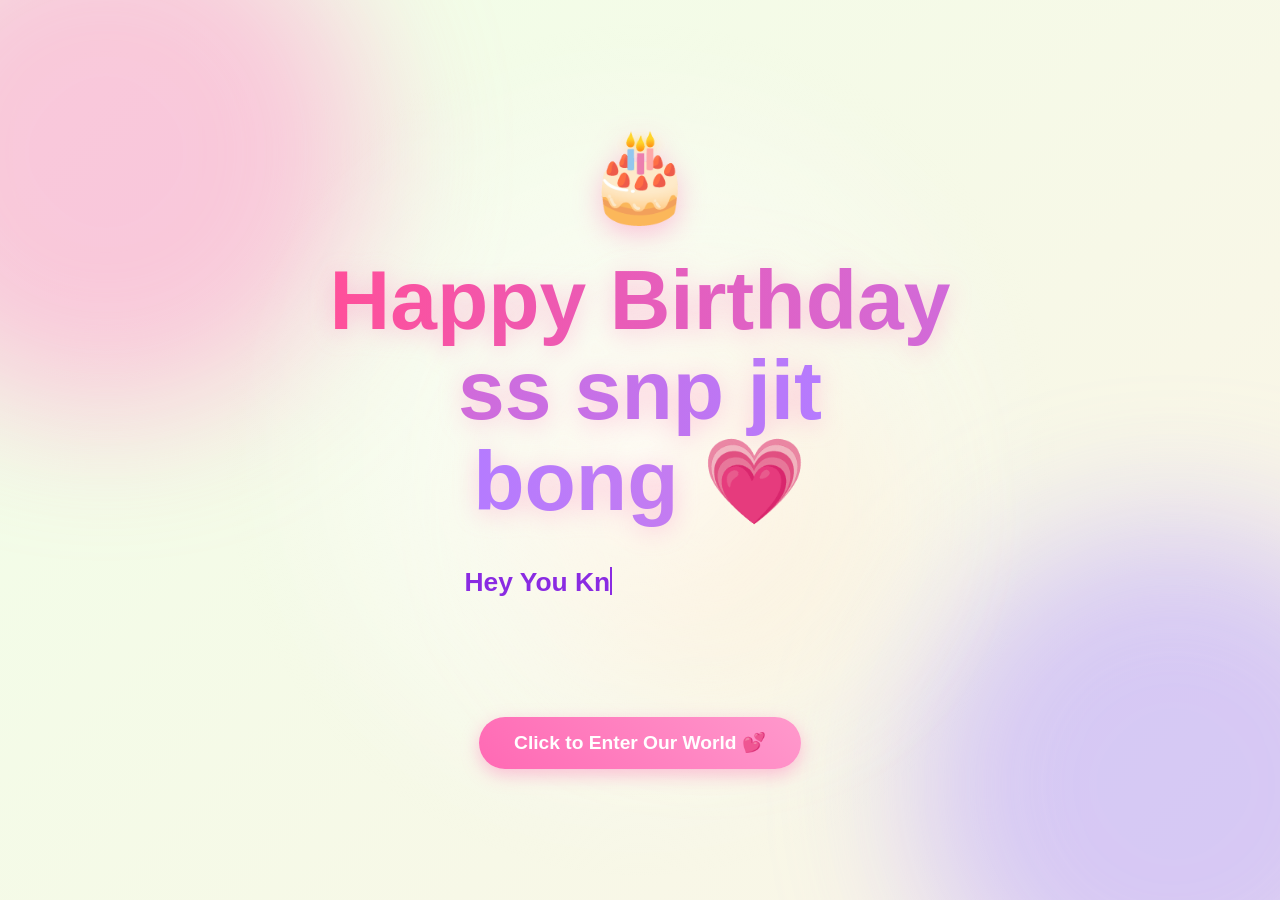
<file: index.html>
<!DOCTYPE html>
<html lang="en">
<head>
    <meta charset="UTF-8">
    <meta name="viewport" content="width=device-width, initial-scale=1, viewport-fit=cover">
    <meta name="theme-color" content="#ffe6f1">
    <title>Happy Birthday 🎂</title>
    <link rel="icon" href="data:image/svg+xml,<svg xmlns=%22http://www.w3.org/2000/svg%22 viewBox=%220 0 100 100%22><text y=%22.9em%22 font-size=%2290%22>🎂</text></svg>">
    <link rel="preconnect" href="https://fonts.googleapis.com">
    <link rel="preconnect" href="https://fonts.gstatic.com" crossorigin>
    <link href="https://fonts.googleapis.com/css2?family=Dancing+Script:wght@600;700&family=Quicksand:wght@500;600;700&display=swap" rel="stylesheet">
    <link rel="stylesheet" href="common.css">
    <link rel="stylesheet" href="style.css">
    <script src="common.js" defer></script>
    <script src="script.js" defer></script>
</head>
<body class="page-home">
    <main class="hero">
        <div class="cake" aria-hidden="true">🎂</div>
        <h1 class="title"><span class="grad-text">Happy Birthday ss snp jit bong</span>&nbsp;💗</h1>

        <p class="greeting" aria-label="Hey You Know What! You're the most adorable human I ever met! 💖">
            <span class="typed" aria-hidden="true"></span><span class="caret" aria-hidden="true"></span><span class="rest" aria-hidden="true"></span>
        </p>

        <button class="btn cta" type="button">Click to Enter Our World 💕</button>
    </main>
</body>
</html>
</file>
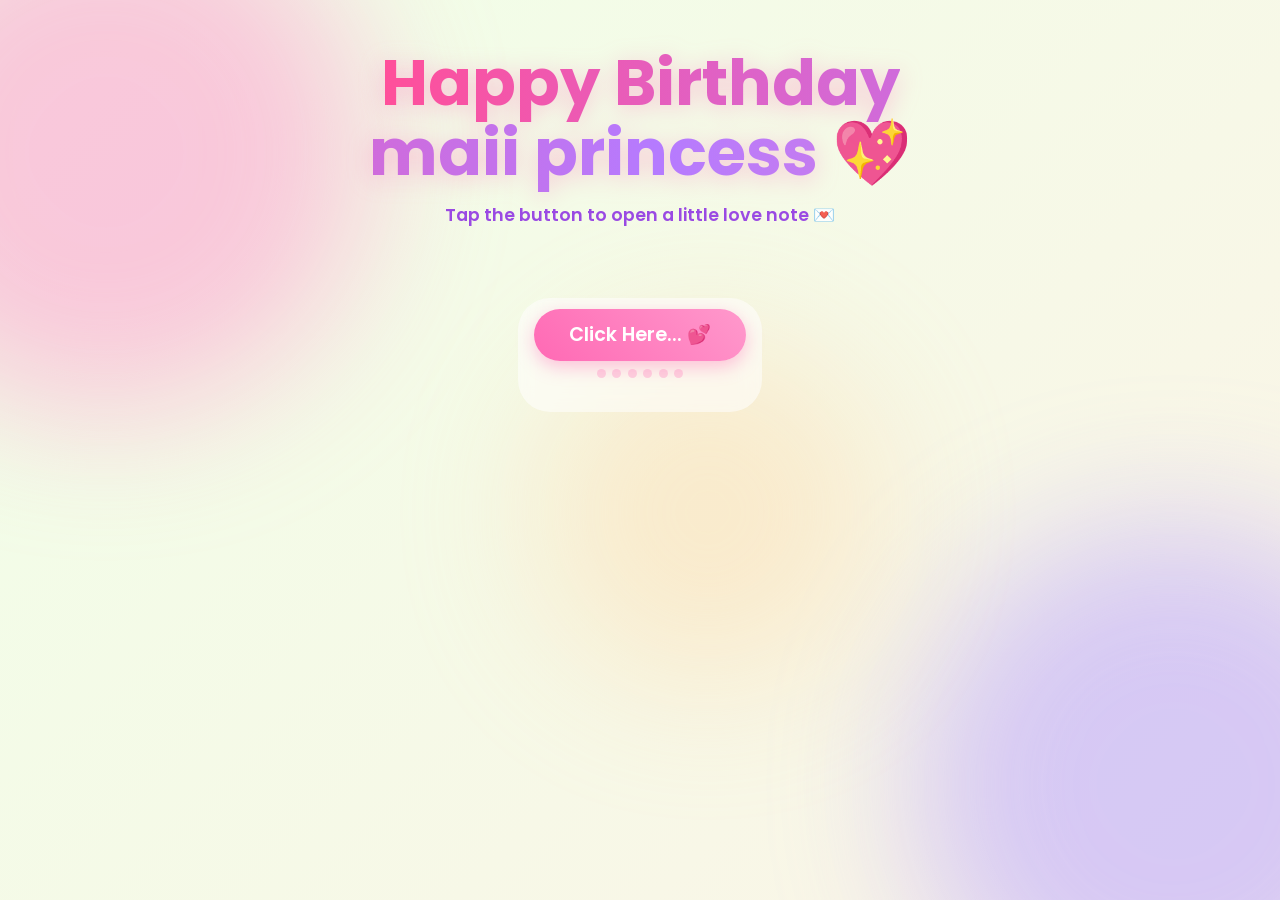
<file: cause.html>
<!DOCTYPE html>
<html lang="en">
<head>
    <meta charset="UTF-8">
    <meta name="viewport" content="width=device-width, initial-scale=1, viewport-fit=cover">
    <meta name="theme-color" content="#ffe6f1">

    <title>Why You're My Best Girlfriend 💖</title>

    <link rel="icon" href="data:image/svg+xml,<svg xmlns=%22http://www.w3.org/2000/svg%22 viewBox=%220 0 100 100%22><text y=%22.9em%22 font-size=%2290%22>💖</text></svg>">

    <!-- Clean and modern font -->
    <link rel="preconnect" href="https://fonts.googleapis.com">
    <link rel="preconnect" href="https://fonts.gstatic.com" crossorigin>
    <link href="https://fonts.googleapis.com/css2?family=Poppins:wght@400;500;600;700&display=swap" rel="stylesheet">

    <link rel="stylesheet" href="common.css">
    <link rel="stylesheet" href="cause.css">

    <script src="common.js" defer></script>
    <script src="cause.js" defer></script>
</head>
<body class="page-cause">
    <main class="wrap">
        <header class="head">
            <h1><span class="grad-text">Happy Birthday maii princess</span>&nbsp;💖</h1>
            <p class="sub">Tap the button to open a little love note 💌</p>
        </header>

        <section id="reasons-container" class="reasons" aria-live="polite"></section>

        <div class="controls">
            <button class="btn shuffle-button" type="button">Click Here... 💕</button>
            <div class="dots" aria-hidden="true"></div>
            <p class="reason-counter" aria-live="polite"></p>
        </div>

        <section class="ending-section" hidden>
            <div class="ending-photo">
                <img src="./d3.jpg" alt="A smiling portrait" width="960" height="1280">
            </div>
            <p class="ending-text">You're the BESTEST&nbsp;!&nbsp;💖</p>
        </section>
    </main>
</body>
</html>
</file>
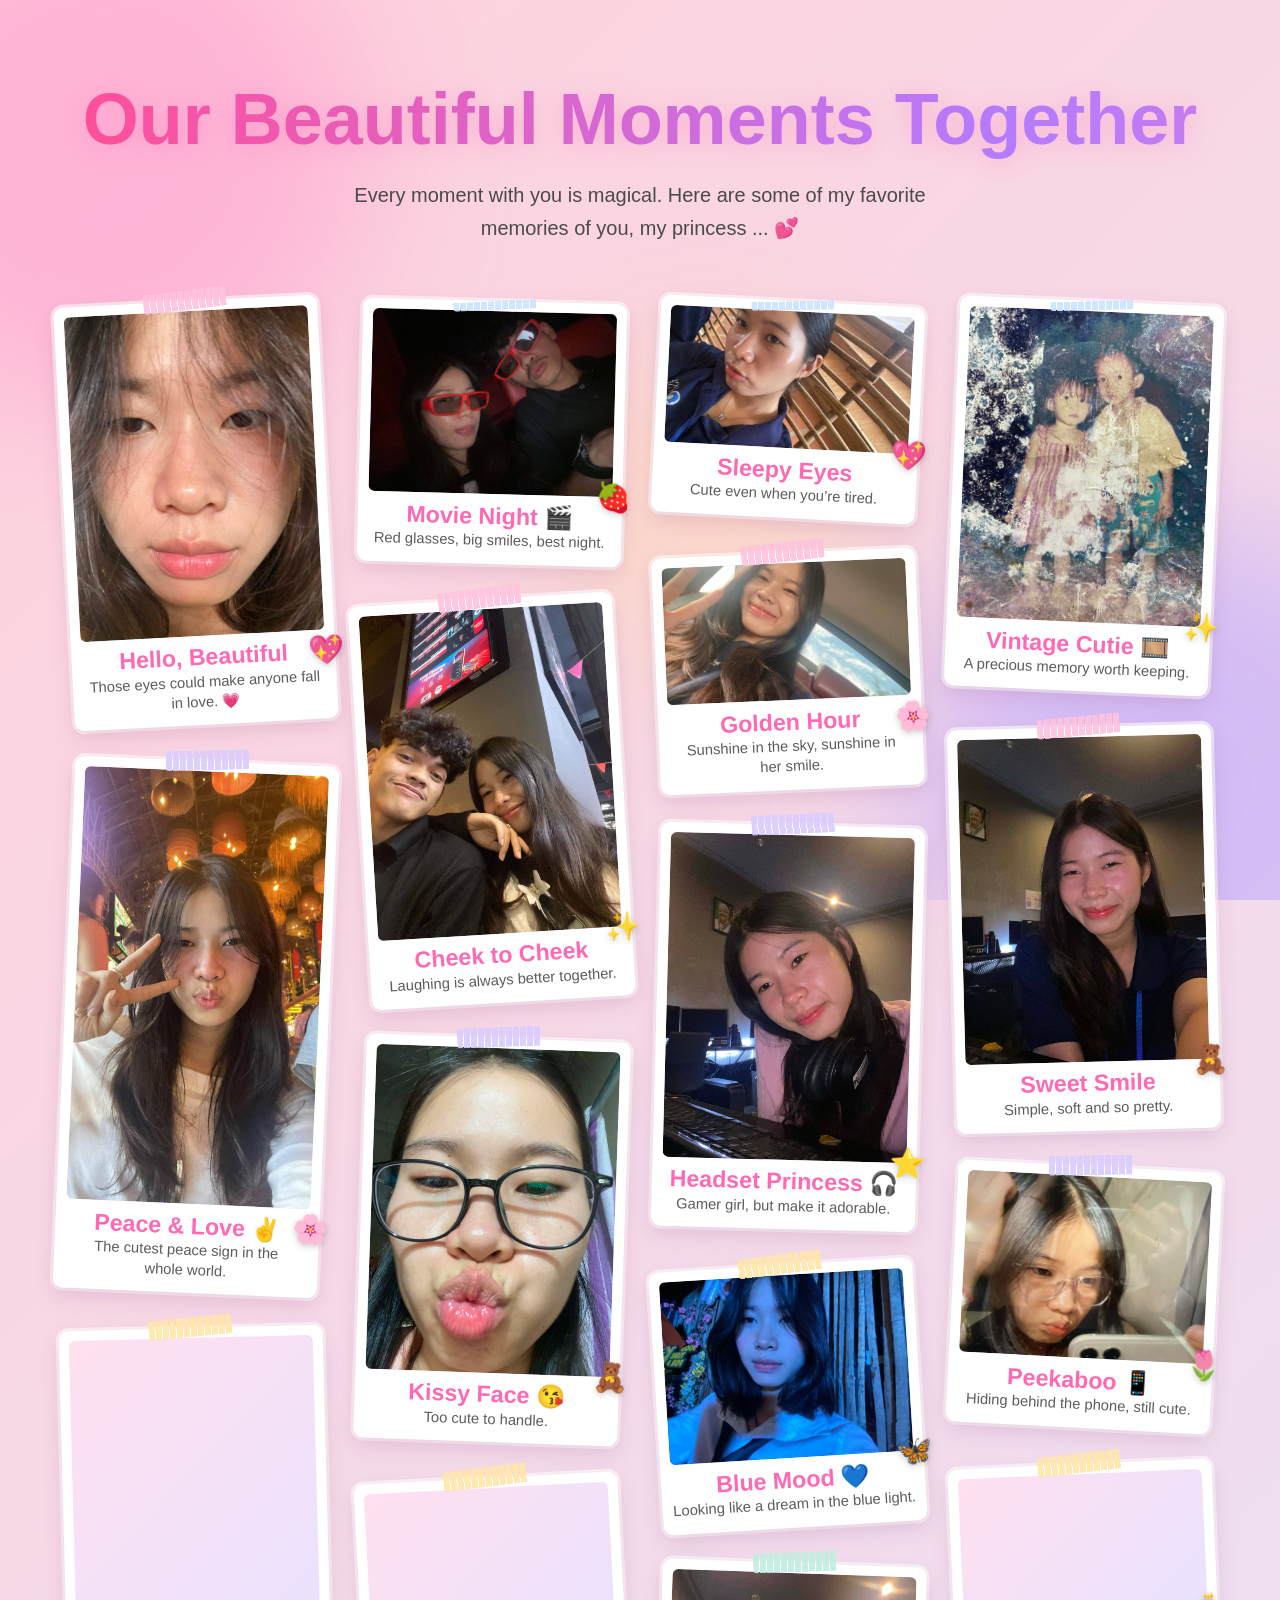
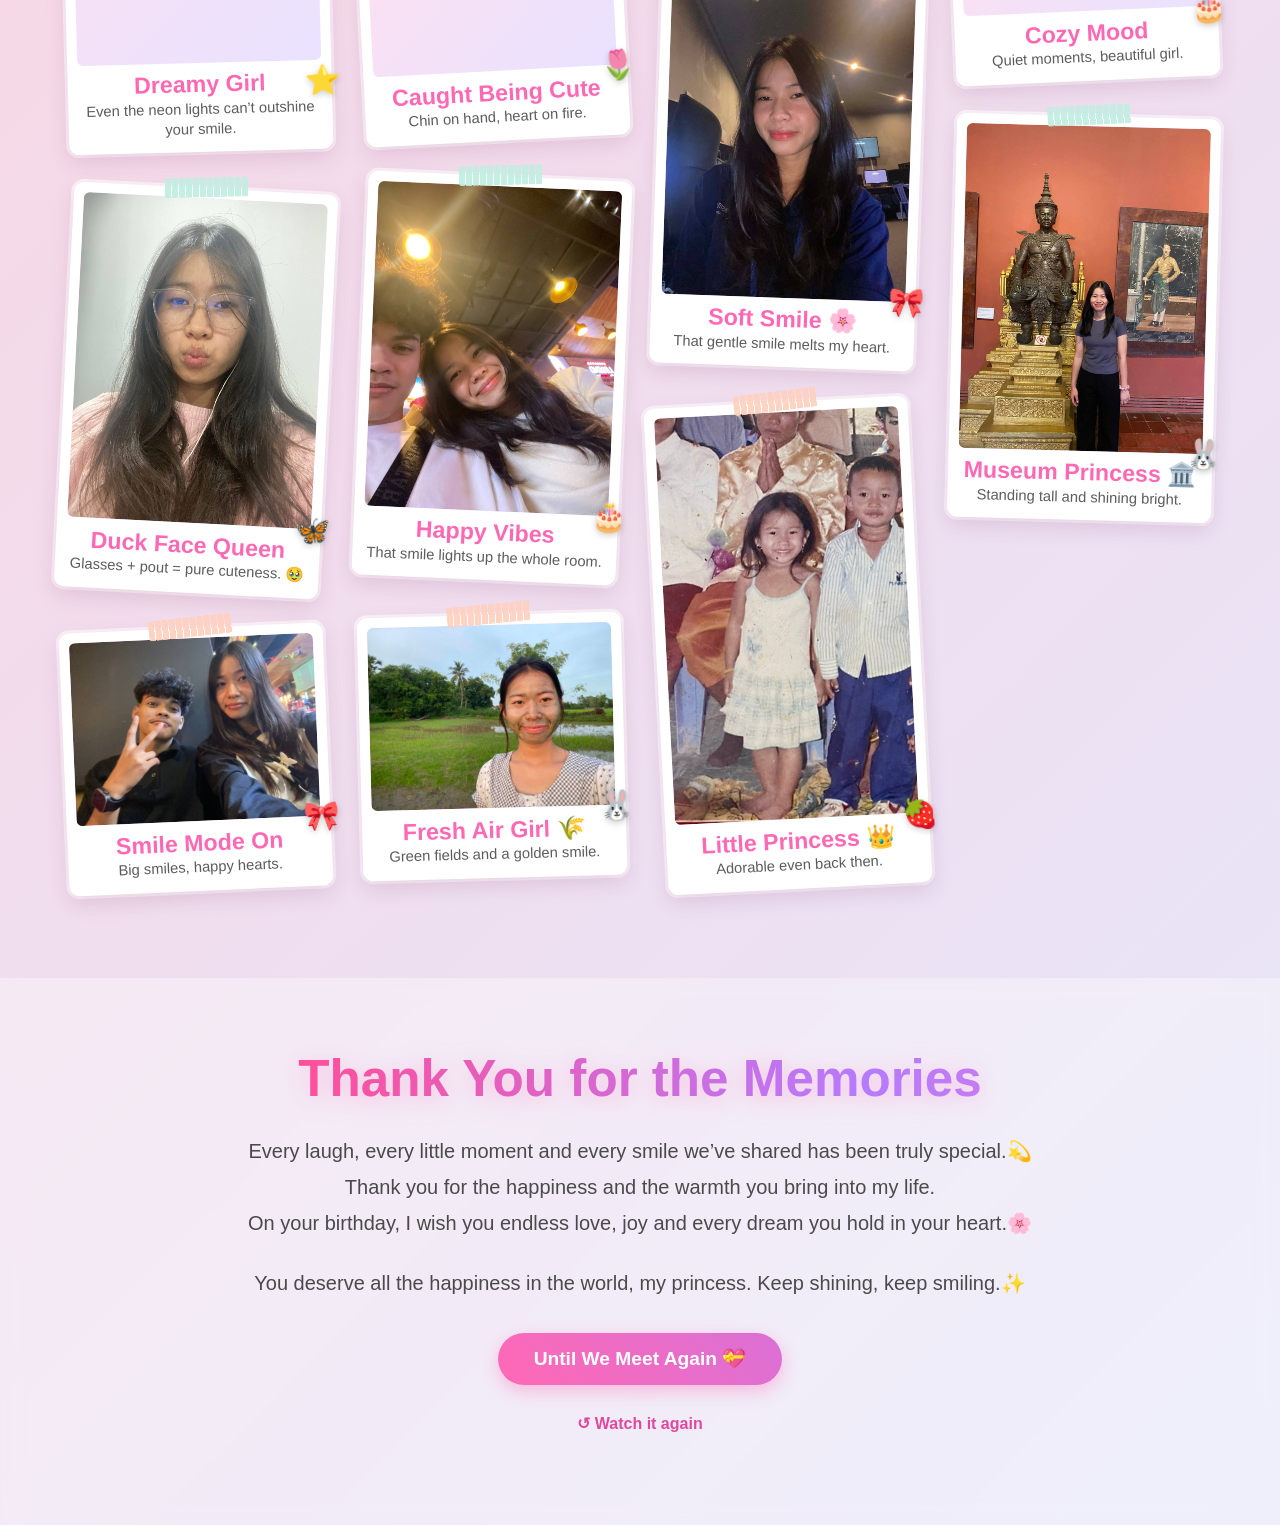
<file: last.html>
<!DOCTYPE html>
<html lang="en">
<head>
    <meta charset="UTF-8">
    <meta name="viewport" content="width=device-width, initial-scale=1, viewport-fit=cover">
    <meta name="theme-color" content="#ffd1dc">
    <title>Our Beautiful Memories ✨</title>
    <link rel="icon" href="data:image/svg+xml,<svg xmlns=%22http://www.w3.org/2000/svg%22 viewBox=%220 0 100 100%22><text y=%22.9em%22 font-size=%2290%22>✨</text></svg>">
    <link rel="preconnect" href="https://fonts.googleapis.com">
    <link rel="preconnect" href="https://fonts.gstatic.com" crossorigin>
    <link href="https://fonts.googleapis.com/css2?family=Dancing+Script:wght@600;700&family=Quicksand:wght@400;500;600;700&display=swap" rel="stylesheet">
    <script>document.documentElement.classList.add('js');</script>
    <link rel="stylesheet" href="common.css">
    <link rel="stylesheet" href="last.css">
    <script src="common.js" defer></script>
    <script src="photos.js" defer></script>
    <script src="last.js" defer></script>
</head>
<body class="page-last">
    <div class="magic-sparkles" aria-hidden="true"></div>
    <canvas class="confetti" aria-hidden="true"></canvas>

    <main>
        <section class="welcome">
            <h1><span class="grad-text">Our Beautiful Moments Together</span></h1>
            <p>Every moment with you is magical. Here are some of my favorite memories of you, my princess ... 💕</p>
        </section>

        <section class="memory-container" aria-label="Photo gallery"></section>

        <section class="final-message">
            <h2><span class="grad-text">Thank You for the Memories</span></h2>
            <p>Every laugh, every little moment and every smile we’ve shared has been truly special.💫<br>
                Thank you for the happiness and the warmth you bring into my life.<br>
                On your birthday, I wish you endless love, joy and every dream you hold in your heart.🌸</p>
            <p>You deserve all the happiness in the world, my princess. Keep shining, keep smiling.✨</p>
            <div class="final-actions">
                <button class="btn goodbye-btn" type="button">Until We Meet Again 💝</button>
                <a class="replay" href="index.html">↺ Watch it again</a>
            </div>
        </section>
    </main>

    <!-- Photo viewer -->
    <dialog class="lightbox" aria-label="Photo viewer">
        <button class="lb-close" type="button" aria-label="Close">✕</button>
        <button class="lb-nav lb-prev" type="button" aria-label="Previous photo">‹</button>
        <figure>
            <img class="lb-img" alt="">
            <figcaption class="lb-cap"></figcaption>
        </figure>
        <button class="lb-nav lb-next" type="button" aria-label="Next photo">›</button>
    </dialog>
</body>
</html>
</file>
<file: common.css>
/* =========================================================
   Shared styles – tokens, background, buttons, effects
   ========================================================= */

/* ---------- Colors, fonts, and shared settings ---------- */

:root {
    --pink: #ff69b4;
    --pink-soft: #ff99cc;
    --pink-deep: #e0489a;
    --purple: #8a2be2;
    --ink: #4a3a4f;
    --card: rgba(255, 255, 255, 0.88);

    /* Clean and modern font */
    --font-display: 'Poppins', sans-serif;
    --font-body: 'Poppins', sans-serif;

    --radius: 22px;
    --pad: clamp(1rem, 4.5vw, 2rem);
    --ease: cubic-bezier(0.4, 0, 0.2, 1);
}

/* ---------- Reset ---------- */

*,
*::before,
*::after {
    box-sizing: border-box;
    margin: 0;
    padding: 0;
}

html {
    -webkit-text-size-adjust: 100%;
    text-size-adjust: 100%;
    scroll-behavior: smooth;
}

body {
    min-height: 100vh;
    min-height: 100dvh;

    font-family: var(--font-body);
    font-size: 16px;
    line-height: 1.65;
    font-weight: 400;

    color: var(--ink);

    background: linear-gradient(
        -45deg,
        #ffe6f1,
        #e8ecff,
        #fff0e6,
        #f0ffe8
    );

    background-size: 400% 400%;

    animation:
        gradientBG 18s ease infinite,
        pageIn 0.7s ease backwards;

    overflow-x: hidden;

    /* Keep content clear of notches and rounded corners */
    padding:
        env(safe-area-inset-top)
        env(safe-area-inset-right)
        env(safe-area-inset-bottom)
        env(safe-area-inset-left);

    transition: opacity 0.55s ease;
}

body.leaving {
    opacity: 0;
}

img {
    display: block;
    max-width: 100%;
}

h1,
h2,
h3 {
    font-family: var(--font-display);
    font-weight: 600;
    line-height: 1.3;
    text-wrap: balance;
}

p {
    text-wrap: pretty;
}

/* ---------- Button ---------- */

.btn {
    position: relative;
    overflow: hidden;
    isolation: isolate;

    display: inline-flex;
    align-items: center;
    justify-content: center;
    gap: 0.5em;

    min-height: 52px;
    max-width: 100%;

    padding: 0.85rem clamp(1.25rem, 5vw, 2.2rem);

    border: 0;
    border-radius: 999px;

    font-family: inherit;
    font-weight: 600;
    font-size: clamp(1rem, 0.94rem + 0.35vw, 1.2rem);
    line-height: 1.25;

    text-align: center;
    text-decoration: none;

    color: #fff;

    background: linear-gradient(
        45deg,
        var(--pink),
        var(--pink-soft)
    );

    box-shadow: 0 6px 18px rgba(255, 105, 180, 0.4);

    cursor: pointer;

    transition:
        transform 0.25s var(--ease),
        box-shadow 0.25s var(--ease),
        background 0.3s;

    -webkit-tap-highlight-color: transparent;
    touch-action: manipulation;
}

.btn:active {
    transform: scale(0.96);
}

.btn:focus-visible,
[role='button']:focus-visible,
button:focus-visible,
a:focus-visible {
    outline: 3px solid #fff;
    outline-offset: 3px;
    box-shadow: 0 0 0 6px var(--pink);
}

@media (hover: hover) {
    .btn:hover {
        transform: translateY(-2px) scale(1.04);
        box-shadow: 0 10px 26px rgba(255, 105, 180, 0.55);
    }
}

/* ---------- Floating emoji layer ---------- */

.fx {
    position: fixed;
    inset: 0;
    overflow: hidden;
    pointer-events: none;
    z-index: 0;
}

.floaty {
    position: absolute;
    bottom: -3rem;

    line-height: 1;
    opacity: 0;

    will-change: transform, opacity;

    animation: rise var(--d, 10s) linear forwards;
}

.burst {
    position: fixed;
    left: 0;
    top: 0;

    line-height: 1;
    pointer-events: none;
    z-index: 50;

    will-change: transform, opacity;

    animation: burst 0.9s ease-out forwards;
}

/* ---------- Custom cursor (mouse only) ---------- */

.cursor {
    position: fixed;
    left: 0;
    top: 0;

    width: 28px;
    height: 28px;

    margin: -14px 0 0 -14px;

    pointer-events: none;
    z-index: 9999;

    opacity: 0;
    transition: opacity 0.2s;
}

.cursor.on {
    opacity: 1;
}

.cursor svg {
    width: 100%;
    height: 100%;

    filter: drop-shadow(
        0 0 5px rgba(255, 105, 180, 0.6)
    );

    transition: transform 0.2s var(--ease);
}

.cursor.big svg {
    transform: scale(1.6);
}

.has-cursor,
.has-cursor * {
    cursor: none !important;
}

/* ---------- Keyframes ---------- */

@keyframes gradientBG {
    0% {
        background-position: 0% 50%;
    }

    50% {
        background-position: 100% 50%;
    }

    100% {
        background-position: 0% 50%;
    }
}

@keyframes pageIn {
    from {
        opacity: 0;
    }

    to {
        opacity: 1;
    }
}

@keyframes rise {
    0% {
        transform: translate3d(0, 0, 0) rotate(0deg);
        opacity: 0;
    }

    10% {
        opacity: 0.9;
    }

    90% {
        opacity: 0.9;
    }

    100% {
        transform:
            translate3d(
                var(--x, 0),
                calc(-100vh - 6rem),
                0
            )
            rotate(var(--r, 180deg));

        opacity: 0;
    }
}

@keyframes burst {
    0% {
        transform:
            translate(var(--x), var(--y))
            scale(0.4);

        opacity: 1;
    }

    100% {
        transform:
            translate(
                calc(var(--x) + var(--dx)),
                calc(var(--y) + var(--dy))
            )
            scale(1.25);

        opacity: 0;
    }
}

@keyframes fadeUp {
    from {
        opacity: 0;
        transform: translateY(24px);
    }

    to {
        opacity: 1;
        transform: translateY(0);
    }
}

/* ---------- Respect reduced motion ---------- */

@media (prefers-reduced-motion: reduce) {
    *,
    *::before,
    *::after {
        animation-duration: 0.01ms !important;
        animation-iteration-count: 1 !important;
        transition-duration: 0.01ms !important;
        scroll-behavior: auto !important;
    }

    .fx {
        display: none;
    }
}

/* =========================================================
   Cool layer: aurora, shine, gradient text, trail
   ========================================================= */

/* ---------- Aurora background ---------- */

.aurora {
    position: fixed;
    inset: 0;

    overflow: hidden;
    pointer-events: none;
    z-index: 0;
}

.aurora i {
    position: absolute;

    width: min(60vw, 520px);
    aspect-ratio: 1;

    border-radius: 50%;
    filter: blur(70px);
    opacity: 0.55;

    will-change: transform;

    animation: drift 24s ease-in-out infinite alternate;
}

.aurora i:nth-child(1) {
    background: #ff9ccf;
    top: -12%;
    left: -12%;
}

.aurora i:nth-child(2) {
    background: #b9a4ff;
    bottom: -16%;
    right: -12%;

    animation-duration: 30s;
}

.aurora i:nth-child(3) {
    background: #ffd6a5;
    top: 38%;
    left: 42%;

    width: min(40vw, 340px);
    opacity: 0.4;

    animation-duration: 36s;
}

@keyframes drift {
    to {
        transform: translate3d(8vw, 6vh, 0) scale(1.18);
    }
}

/* ---------- Light sweep across buttons ---------- */

.btn::before {
    content: '';

    position: absolute;
    inset: 0;
    z-index: -1;

    background: linear-gradient(
        110deg,
        transparent 30%,
        rgba(255, 255, 255, 0.6) 50%,
        transparent 70%
    );

    translate: -120% 0;

    animation: shine 3.8s ease-in-out 1.5s infinite;
}

@keyframes shine {
    0% {
        translate: -120% 0;
    }

    40%,
    100% {
        translate: 120% 0;
    }
}

/* ---------- Gradient headline ---------- */

.grad-text {
    background: linear-gradient(
        90deg,
        #ff4f9a,
        #b57bff,
        #ff7eb6,
        #ff4f9a
    );

    background-size: 250% 100%;

    -webkit-background-clip: text;
    background-clip: text;

    color: transparent;
    -webkit-text-fill-color: transparent;

    animation: shimmer 7s linear infinite;

    filter: drop-shadow(
        0 4px 12px rgba(255, 105, 180, 0.35)
    );
}

@keyframes shimmer {
    to {
        background-position: -250% 0;
    }
}

/* ---------- Sparkle trail behind the mouse ---------- */

.trail {
    position: fixed;
    left: 0;
    top: 0;

    line-height: 1;
    pointer-events: none;
    z-index: 9998;

    animation: trail 0.85s ease-out forwards;
}

@keyframes trail {
    from {
        transform:
            translate(var(--x), var(--y))
            scale(1);

        opacity: 0.9;
    }

    to {
        transform:
            translate(
                calc(var(--x) + var(--dx)),
                calc(var(--y) + 26px)
            )
            scale(0.3);

        opacity: 0;
    }
}

/* ---------- Reduced motion for cool effects ---------- */

@media (prefers-reduced-motion: reduce) {
    .aurora i {
        animation: none;
    }

    .btn::before {
        display: none;
    }

    .grad-text {
        animation: none;
    }
}
</file>
<file: style.css>
/* Landing page */
body.page-home {
    display: grid;
    place-items: center;
}

.hero {
    position: relative;
    z-index: 1;
    width: min(100%, 48rem);
    padding: clamp(1.5rem, 6vw, 3rem) var(--pad);
    display: flex;
    flex-direction: column;
    align-items: center;
    gap: clamp(1.25rem, 4vh, 2.25rem);
    text-align: center;
}

.title {
    font-family: var(--font-display);
    font-size: clamp(2.5rem, 10.5vw, 5.25rem);
    font-weight: 700;
    line-height: 1.08;
    color: var(--pink);
    animation: dropIn 1.1s cubic-bezier(0.34, 1.56, 0.64, 1) 0.1s backwards;
}

.greeting {
    font-size: clamp(1.05rem, 0.9rem + 1.6vw, 1.65rem);
    font-weight: 600;
    line-height: 1.5;
    color: var(--purple);
    max-width: 30ch;
}

/* the not-yet-typed text keeps its space, so nothing jumps while typing */
.rest {
    visibility: hidden;
}

.caret {
    display: inline-block;
    width: 0;
    height: 1.05em;
    border-right: 2px solid var(--purple);
    vertical-align: -0.15em;
    animation: blink 0.9s steps(1) infinite;
}

.caret.done {
    display: none;
}

.cta {
    animation: fadeUp 0.9s var(--ease) 1s backwards;
}

@keyframes dropIn {
    0%   { opacity: 0; transform: translateY(-50px) scale(0.9); }
    100% { opacity: 1; transform: translateY(0) scale(1); }
}

@keyframes blink {
    50% { opacity: 0; }
}

/* very short landscape phones: tighten spacing so everything still fits */
@media (max-height: 460px) {
    .hero { gap: 0.9rem; padding-block: 1rem; }
    .title { font-size: clamp(2rem, 8vh, 3rem); }
    .greeting { max-width: 46ch; }
}

/* large / TV screens */
@media (min-width: 1600px) {
    .hero { width: min(100%, 64rem); }
}

/* ---- cool extras ---- */
.hero::before {
    content: '';
    position: absolute;
    inset: -8% -4%;
    z-index: -1;
    border-radius: 50%;
    background: radial-gradient(closest-side, rgba(255, 255, 255, 0.75), rgba(255, 255, 255, 0));
    animation: halo 5s ease-in-out infinite;
}

.cake {
    font-size: clamp(3.4rem, 15vw, 5.5rem);
    line-height: 1;
    filter: drop-shadow(0 8px 14px rgba(255, 105, 180, 0.4));
    animation: cakeIn 1.1s cubic-bezier(0.34, 1.56, 0.64, 1) backwards, cakeBob 3.2s ease-in-out 1.2s infinite;
}

.cta {
    animation: fadeUp 0.9s var(--ease) 1s backwards, ring 2.4s ease-out 2s infinite;
}

@keyframes halo {
    0%, 100% { transform: scale(0.95); opacity: 0.7; }
    50%      { transform: scale(1.06); opacity: 1; }
}

@keyframes cakeIn {
    from { opacity: 0; transform: scale(0) rotate(-30deg); }
    to   { opacity: 1; transform: none; }
}

@keyframes cakeBob {
    0%, 100% { transform: translateY(0) rotate(-4deg); }
    50%      { transform: translateY(-10px) rotate(4deg); }
}

@keyframes ring {
    0%   { box-shadow: 0 6px 18px rgba(255, 105, 180, 0.4), 0 0 0 0 rgba(255, 105, 180, 0.55); }
    70%, 100% { box-shadow: 0 6px 18px rgba(255, 105, 180, 0.4), 0 0 0 22px rgba(255, 105, 180, 0); }
}
</file>
<file: cause.css>
/* "Reasons" page */
.wrap {
    position: relative;
    z-index: 1;
    width: min(100%, 44rem);
    margin-inline: auto;
    padding: clamp(1.25rem, 5vw, 3rem) var(--pad) 2rem;
    text-align: center;
}

.head h1 {
    font-family: var(--font-display);
    font-size: clamp(2.2rem, 8.5vw, 4rem);
    font-weight: 700;
    line-height: 1.1;
    color: var(--pink);
    animation: bounce 2.4s ease-in-out infinite;
}

.sub {
    margin-top: 0.75rem;
    font-size: clamp(0.95rem, 0.88rem + 0.4vw, 1.1rem);
    font-weight: 600;
    color: var(--purple);
    opacity: 0.85;
}

/* ---------- Love notes ---------- */
.reasons {
    display: flex;
    flex-direction: column;
    gap: clamp(1rem, 4vw, 1.75rem);
    margin-top: clamp(1.25rem, 4vw, 2rem);
}

.note {
    position: relative;
    rotate: var(--tilt, 0deg);
    animation: cardIn 0.6s cubic-bezier(0.34, 1.4, 0.64, 1) backwards;
}

/* closed envelope */
.env {
    position: relative;
    width: min(100%, 300px);
    height: 140px;
    margin: 3.6rem auto 0;   /* room for the flap to swing open */
    border-radius: 12px;
    background: linear-gradient(160deg, #ffd9ea, #ffc0dc);
    box-shadow: 0 12px 28px rgba(255, 105, 180, 0.35);
    perspective: 700px;
    transition: height 0.6s var(--ease) 0.2s, opacity 0.5s ease 0.2s, margin 0.6s var(--ease) 0.2s;
}

.env::before,
.env::after {
    content: '';
    position: absolute;
    bottom: 0;
    width: 51%;
    height: 62%;
    background: #ffb1d3;
}

.env::before { left: 0;  clip-path: polygon(0 100%, 0 0, 100% 100%); border-bottom-left-radius: 12px; }
.env::after  { right: 0; clip-path: polygon(100% 100%, 100% 0, 0 100%); border-bottom-right-radius: 12px; background: #ffa6cd; }

.flap {
    position: absolute;
    top: 0;
    left: 0;
    width: 100%;
    height: 66%;
    z-index: 3;
    background: linear-gradient(#ff9ac8, #ffaad2);
    clip-path: polygon(0 0, 100% 0, 50% 100%);
    border-top-left-radius: 12px;
    border-top-right-radius: 12px;
    transform-origin: top center;
    transition: transform 0.6s cubic-bezier(0.4, 0, 0.2, 1);
}

.seal {
    position: absolute;
    left: 50%;
    top: 58%;
    z-index: 4;
    display: grid;
    place-items: center;
    width: 44px;
    height: 44px;
    translate: -50% -50%;
    border-radius: 50%;
    font-size: 1.3rem;
    background: radial-gradient(circle at 35% 30%, #ff6fae, #d62f7f);
    box-shadow: 0 3px 8px rgba(160, 20, 90, 0.45);
    animation: pulse 1.6s ease-in-out infinite;
    transition: opacity 0.3s, scale 0.3s;
}

.env-num {
    position: absolute;
    top: 8px;
    left: 10px;
    z-index: 5;
    font-size: 0.8rem;
    font-weight: 700;
    color: #fff;
    opacity: 0.9;
}

.note.open .flap { transform: rotateX(180deg); }
.note.open .seal { opacity: 0; scale: 0.3; }
.note.gone .env  { height: 0; opacity: 0; margin-top: -4px; }
.paper::before { opacity: 0; transition: opacity 0.5s ease 0.7s; }
.note.gone .paper::before { opacity: 0.9; }

/* letter paper */
.note-body {
    display: grid;
    grid-template-rows: 0fr;
    transition: grid-template-rows 0.9s var(--ease);
}

.note.gone .note-body { grid-template-rows: 1fr; }
.paper-wrap { overflow: hidden; min-height: 0; padding-top: 6px; }

.paper {
    position: relative;
    padding: clamp(1.3rem, 5vw, 2rem) clamp(1.1rem, 5vw, 2rem) clamp(1.1rem, 4vw, 1.5rem) clamp(2.6rem, 9vw, 3.6rem);
    text-align: left;
    color: #5a3a52;
    background:
        linear-gradient(90deg, transparent clamp(2rem, 7vw, 2.9rem), rgba(255, 105, 150, 0.45) clamp(2rem, 7vw, 2.9rem), rgba(255, 105, 150, 0.45) calc(clamp(2rem, 7vw, 2.9rem) + 2px), transparent calc(clamp(2rem, 7vw, 2.9rem) + 2px)),
        repeating-linear-gradient(#fffaf3 0 31px, #ffd9e6 31px 32px);
    border-radius: 6px 14px 14px 6px;
    box-shadow: 0 12px 30px rgba(120, 60, 120, 0.2), 0 0 0 1px rgba(255, 255, 255, 0.7);
}

.paper::before { /* tape */
    content: '';
    position: absolute;
    top: -12px;
    left: 50%;
    width: 84px;
    height: 22px;
    translate: -50% 0;
    rotate: -3deg;
    border-radius: 3px;
    background: #d9ccff;
    opacity: 0.9;
    box-shadow: 0 1px 3px rgba(0, 0, 0, 0.12);
}

.note-title {
    margin-bottom: 0.4rem;
    font-family: var(--font-display);
    font-size: clamp(1.5rem, 1.2rem + 1.6vw, 2.1rem);
    font-weight: 700;
    line-height: 1.2;
    color: var(--pink);
}

.note-text {
    font-family: var(--font-display);
    font-size: clamp(1.25rem, 1.05rem + 1.1vw, 1.7rem);
    font-weight: 600;
    line-height: 32px;   /* sits on the ruled lines */
}

.note-text .rest { visibility: hidden; }

.note-sign {
    margin-top: 0.6rem;
    font-family: var(--font-display);
    font-size: clamp(1.2rem, 1rem + 1vw, 1.6rem);
    font-weight: 700;
    text-align: right;
    color: var(--pink-deep);
    opacity: 0;
    transition: opacity 0.8s ease 0.3s;
}

.note-gif {
    display: block;
    width: min(100%, 220px);
    max-height: 190px;
    margin: 0.9rem auto 0;
    object-fit: cover;
    border-radius: 14px;
    border: 4px solid #fff;
    box-shadow: 0 6px 16px rgba(255, 105, 180, 0.3);
    rotate: -2deg;
    opacity: 0;
    transition: opacity 0.8s ease 0.6s;
}

.note-text.typed-done ~ .note-sign,
.note-text.typed-done ~ .note-gif { opacity: 1; }

/* ---------- Sticky controls (button never scrolls away) ---------- */
.controls {
    position: sticky;
    bottom: max(0.75rem, env(safe-area-inset-bottom));
    z-index: 5;
    display: flex;
    flex-direction: column;
    align-items: center;
    gap: 0.5rem;
    width: fit-content;
    max-width: 100%;
    margin: clamp(1.5rem, 5vw, 2.25rem) auto 0;
    padding: 0.7rem 1rem 0.6rem;
    border-radius: 32px;
    background: rgba(255, 255, 255, 0.55);
    -webkit-backdrop-filter: blur(10px);
    backdrop-filter: blur(10px);
}

.shuffle-button.story-mode {
    background: linear-gradient(45deg, #9b6dff, #ff6dc7);
    box-shadow: 0 6px 20px rgba(155, 109, 255, 0.45);
    animation: pulse 1.8s ease-in-out infinite;
}

.dots {
    display: flex;
    gap: 0.4rem;
}

.dot {
    width: 9px;
    height: 9px;
    border-radius: 50%;
    background: rgba(255, 105, 180, 0.28);
    transition: background 0.3s, transform 0.3s;
}

.dot.on {
    background: var(--pink);
    transform: scale(1.25);
}

.reason-counter {
    min-height: 1.2em;
    font-size: 0.85rem;
    font-weight: 700;
    color: var(--pink-deep);
    opacity: 0.8;
}

/* ---------- Ending ---------- */
.ending-section {
    margin-top: clamp(2rem, 7vw, 3.5rem);
    padding: 1rem 0 2rem;
}

.ending-section:not([hidden]) {
    animation: fadeUp 0.9s var(--ease) backwards;
}

.ending-photo {
    width: clamp(150px, 42vw, 220px);
    aspect-ratio: 1;
    margin: 0 auto 1.25rem;
    border-radius: 50%;
    padding: 6px;
    background: linear-gradient(45deg, var(--pink), #ffd1dc, #9b6dff);
    box-shadow: 0 10px 30px rgba(255, 105, 180, 0.4);
    animation: pulse 2.6s ease-in-out infinite;
}

.ending-photo img {
    width: 100%;
    height: 100%;
    object-fit: cover;
    object-position: 50% 25%;
    border-radius: 50%;
    border: 4px solid #fff;
}

.ending-text {
    font-family: var(--font-display);
    font-size: clamp(2rem, 8vw, 3rem);
    font-weight: 700;
    color: var(--pink);
}

/* ---------- Keyframes ---------- */
@keyframes bounce {
    0%, 100% { transform: translateY(0); }
    50%      { transform: translateY(-8px); }
}

@keyframes cardIn {
    from { opacity: 0; transform: translateY(40px) scale(0.96); }
    to   { opacity: 1; transform: translateY(0) scale(1); }
}

@keyframes pulse {
    0%, 100% { transform: scale(1); }
    50%      { transform: scale(1.05); }
}

/* short landscape screens */
@media (max-height: 480px) {
    .wrap { padding-top: 1rem; }
}
</file>
<file: last.css>
/* Memories page */
body.page-last {
    color: #4a4a4a;
    background: linear-gradient(135deg, #ffd1dc 0%, #e6e6fa 25%, #ffefd5 50%, #e6e6fa 75%, #ffd1dc 100%);
    background-size: 400% 400%;
    animation: gradientBG 18s ease infinite, pageIn 0.7s ease backwards;
}

main {
    position: relative;
    z-index: 3;
}

/* ---------- Sparkles ---------- */
.magic-sparkles {
    position: fixed;
    inset: 0;
    overflow: hidden;
    pointer-events: none;
    z-index: 1;
}

.sparkle {
    position: absolute;
    border-radius: 50%;
    background: #fff;
    box-shadow: 0 0 8px 2px rgba(255, 255, 255, 0.8);
    opacity: 0;
    animation: twinkle var(--d, 4s) ease-in-out var(--delay, 0s) infinite;
}

@keyframes twinkle {
    0%, 100% { opacity: 0; transform: scale(0.5); }
    50%      { opacity: 0.9; transform: scale(1); }
}

/* ---------- Confetti canvas ---------- */
.confetti {
    position: fixed;
    inset: 0;
    width: 100%;
    height: 100%;
    pointer-events: none;
    z-index: 60;
}

/* ---------- Welcome ---------- */
.welcome {
    text-align: center;
    padding: clamp(2.5rem, 9vw, 5rem) var(--pad) clamp(1rem, 4vw, 2rem);
}

.welcome h1 {
    font-family: var(--font-display);
    font-size: clamp(2.4rem, 9vw, 4.5rem);
    font-weight: 700;
    line-height: 1.1;
    color: var(--pink);
    animation: fadeInScale 1.6s ease backwards;
}

.welcome p {
    max-width: 36rem;
    margin: 1.25rem auto 0;
    font-size: clamp(1rem, 0.92rem + 0.45vw, 1.25rem);
    font-weight: 500;
    animation: fadeIn 1.6s ease 0.5s backwards;
}

/* ---------- Memory cards ---------- */
.memory-container {
    --gap: clamp(1.1rem, 3vw, 2rem);
    max-width: 72rem;
    margin: 0 auto;
    padding: var(--pad);
    display: grid;
    grid-template-columns: repeat(2, 1fr);
    gap: var(--gap);
}

.memory-card {
    position: relative;
    display: flex;
    flex-direction: column;
    min-width: 0;
    padding: clamp(0.8rem, 2.5vw, 1.25rem);
    background: rgba(255, 255, 255, 0.9);
    border-radius: var(--radius);
    box-shadow: 0 10px 24px rgba(120, 60, 120, 0.12);
    overflow: hidden;
    transition: transform 0.5s var(--ease), box-shadow 0.5s var(--ease);
}

.img-btn {
    display: block;
    width: 100%;
    padding: 0;
    border: 0;
    border-radius: 15px;
    background: #fbe3ee;
    overflow: hidden;
    cursor: zoom-in;
    -webkit-tap-highlight-color: transparent;
    touch-action: manipulation;
}

.memory-img {
    width: 100%;
    height: auto;
    aspect-ratio: 4 / 5;
    object-fit: cover;
    object-position: var(--pos, 50% 25%);
    transition: transform 0.6s ease;
}

.memory-date {
    margin: 1rem 0 0.35rem;
    font-family: var(--font-display);
    font-size: clamp(1.35rem, 1.2rem + 0.6vw, 1.7rem);
    font-weight: 700;
    color: var(--pink);
}

.memory-caption {
    font-size: clamp(0.95rem, 0.9rem + 0.25vw, 1.05rem);
    line-height: 1.55;
    color: #5c5c5c;
}

@media (hover: hover) {
    .memory-card:hover {
        transform: translateY(-8px);
        box-shadow: 0 16px 34px rgba(255, 105, 180, 0.22);
    }

    .memory-card:hover .memory-img {
        transform: scale(1.05);
    }
}

/* scroll reveal – only hidden when JS is running */
.js .reveal {
    opacity: 0;
}

.js .reveal.in {
    opacity: 1;
    animation: revealUp 0.8s var(--ease) calc(var(--i, 0) * 120ms) backwards;
}

@keyframes revealUp {
    from { opacity: 0; transform: translateY(36px); }
    to   { opacity: 1; transform: translateY(0); }
}

/* ---------- Final message ---------- */
.final-message {
    position: relative;
    z-index: 3;
    margin-top: clamp(2rem, 6vw, 3.5rem);
    padding: clamp(2.5rem, 8vw, 4.5rem) var(--pad) clamp(3rem, 9vw, 5rem);
    text-align: center;
    background: rgba(255, 255, 255, 0.35);
    -webkit-backdrop-filter: blur(10px);
    backdrop-filter: blur(10px);
}

.final-message h2 {
    width: fit-content;
    max-width: 100%;
    margin: 0 auto 1.5rem;
    font-family: var(--font-display);
    font-size: clamp(2.1rem, 7.5vw, 3.2rem);
    font-weight: 700;
    line-height: 1.15;
    color: var(--pink);
    animation: heartbeat 2s infinite;
}

.final-message p {
    max-width: 50rem;
    margin: 0 auto 1.5rem;
    font-size: clamp(1rem, 0.92rem + 0.45vw, 1.25rem);
    font-weight: 500;
    line-height: 1.8;
}

.final-actions {
    display: flex;
    flex-direction: column;
    align-items: center;
    gap: 1.1rem;
    margin-top: 2rem;
}

.goodbye-btn {
    background: linear-gradient(45deg, var(--pink), #da70d6);
    animation: float 3s ease-in-out infinite;
}

.replay {
    padding: 0.5rem 0.9rem;
    border-radius: 999px;
    font-weight: 700;
    color: var(--pink-deep);
    text-decoration: none;
}

@media (hover: hover) {
    .replay:hover {
        background: rgba(255, 255, 255, 0.7);
    }
}

@keyframes heartbeat {
    0%, 100% { transform: scale(1); }
    50%      { transform: scale(1.06); }
}

@keyframes float {
    0%, 100% { transform: translateY(0); }
    50%      { transform: translateY(-8px); }
}

@keyframes fadeInScale {
    from { opacity: 0; transform: scale(0.85); }
    to   { opacity: 1; transform: scale(1); }
}

@keyframes fadeIn {
    from { opacity: 0; }
    to   { opacity: 1; }
}

/* ---------- Lightbox ---------- */
.lightbox {
    position: fixed;
    inset: 0;
    width: 100%;
    max-width: none;
    height: 100%;
    max-height: none;
    margin: 0;
    padding: 0;
    border: 0;
    background: transparent;
    color: #fff;
    overflow: hidden;
}

.lightbox[open] {
    display: grid;
    grid-template-columns: auto minmax(0, 1fr) auto;
    align-items: center;
    gap: 0.25rem;
    padding: max(3.5rem, env(safe-area-inset-top)) max(0.5rem, env(safe-area-inset-right)) max(1rem, env(safe-area-inset-bottom)) max(0.5rem, env(safe-area-inset-left));
}

.lightbox::backdrop {
    background: rgba(40, 10, 40, 0.88);
    -webkit-backdrop-filter: blur(6px);
    backdrop-filter: blur(6px);
}

.lightbox figure {
    display: flex;
    flex-direction: column;
    align-items: center;
    gap: 0.75rem;
    min-width: 0;
    min-height: 0;
    max-height: 100%;
    text-align: center;
}

.lb-img {
    max-width: 100%;
    max-height: calc(100dvh - 9rem);
    width: auto;
    height: auto;
    border-radius: 14px;
    box-shadow: 0 10px 40px rgba(0, 0, 0, 0.5);
    touch-action: pan-y;
    -webkit-user-select: none;
    user-select: none;
}

.lb-cap {
    font-family: var(--font-display);
    font-size: clamp(1.3rem, 4vw, 1.8rem);
    font-weight: 700;
    color: #ffd1ec;
}

.lb-close,
.lb-nav {
    display: grid;
    place-items: center;
    width: 48px;
    height: 48px;
    border: 0;
    border-radius: 50%;
    font-size: 1.6rem;
    line-height: 1;
    color: #fff;
    background: rgba(255, 255, 255, 0.18);
    cursor: pointer;
    -webkit-tap-highlight-color: transparent;
}

.lb-close {
    position: absolute;
    top: max(0.75rem, env(safe-area-inset-top));
    right: max(0.75rem, env(safe-area-inset-right));
    z-index: 2;
    font-size: 1.2rem;
}

@media (hover: hover) {
    .lb-close:hover,
    .lb-nav:hover {
        background: rgba(255, 255, 255, 0.32);
    }
}

@media (max-width: 520px) {
    .lb-nav {
        width: 40px;
        height: 40px;
        font-size: 1.3rem;
    }
}

/* ---------- Scrollbar (desktop) ---------- */
::-webkit-scrollbar {
    width: 12px;
}

::-webkit-scrollbar-track {
    background: rgba(255, 255, 255, 0.4);
}

::-webkit-scrollbar-thumb {
    background: linear-gradient(45deg, var(--pink), #da70d6);
    border-radius: 6px;
}

@media (prefers-reduced-motion: reduce) {
    .js .reveal { opacity: 1; }
}


/* =========================================================
   Cute polaroid gallery (22 photos)
   ========================================================= */
.memory-container {
    --gap: clamp(1.1rem, 3.5vw, 2rem);
    max-width: 76rem;
    padding-top: 1.5rem;
    row-gap: clamp(1.6rem, 4.5vw, 2.6rem);
}

@media (min-width: 560px) { .memory-container { grid-template-columns: repeat(3, 1fr); } }
@media (min-width: 920px) { .memory-container { grid-template-columns: repeat(4, 1fr); } }

.polaroid {
    --tilt: 0deg;
    overflow: visible;
    padding: clamp(0.4rem, 1.6vw, 0.65rem) clamp(0.4rem, 1.6vw, 0.65rem) 0;
    background: #fff;
    border-radius: 10px;
    rotate: var(--tilt);
    box-shadow: 0 8px 20px rgba(150, 70, 130, 0.18), 0 0 0 3px rgba(255, 255, 255, 0.6);
    transition: rotate 0.45s cubic-bezier(0.34, 1.56, 0.64, 1), scale 0.45s cubic-bezier(0.34, 1.56, 0.64, 1), box-shadow 0.4s;
}

/* washi tape */
.polaroid::before {
    content: '';
    position: absolute;
    top: -11px;
    left: 50%;
    z-index: 2;
    width: 42%;
    max-width: 84px;
    height: 20px;
    translate: -50% 0;
    rotate: -4deg;
    border-radius: 3px;
    background: var(--tape, #ffc2de);
    opacity: 0.9;
    box-shadow: 0 1px 3px rgba(0, 0, 0, 0.12);
    -webkit-mask: repeating-linear-gradient(90deg, #000 0 6px, transparent 6px 7px);
    mask: repeating-linear-gradient(90deg, #000 0 6px, transparent 6px 7px);
}

/* sticker */
.polaroid::after {
    content: attr(data-sticker);
    position: absolute;
    right: -9px;
    bottom: clamp(2.6rem, 11vw, 3.4rem);
    z-index: 2;
    font-size: clamp(1.3rem, 5vw, 1.8rem);
    line-height: 1;
    filter: drop-shadow(0 2px 3px rgba(0, 0, 0, 0.2));
    animation: bob 2.6s ease-in-out infinite;
    animation-delay: calc(var(--i, 0) * -0.6s);
    pointer-events: none;
}

.polaroid .img-btn {
    border-radius: 6px;
    background: linear-gradient(135deg, #ffe0ef, #e9e2ff);
}

.polaroid .memory-img {
    aspect-ratio: 1 / 1;
}

.polaroid .memory-date {
    margin: 0.55rem 0 0.1rem;
    text-align: center;
    font-size: clamp(1.05rem, 0.9rem + 1vw, 1.45rem);
    line-height: 1.15;
}

.polaroid .memory-caption {
    display: -webkit-box;
    -webkit-line-clamp: 2;
    -webkit-box-orient: vertical;
    overflow: hidden;
    text-align: center;
    font-size: clamp(0.78rem, 0.72rem + 0.3vw, 0.92rem);
    line-height: 1.35;
}

.polaroid .spacer {
    height: clamp(0.55rem, 2vw, 0.8rem);
}

/* placeholder for photos not added yet */
.ph {
    display: grid;
    place-items: center;
    align-content: center;
    gap: 0.2rem;
    width: 100%;
    aspect-ratio: 1 / 1;
    border-radius: 6px;
    text-align: center;
    color: var(--pink-deep);
    font-weight: 700;
    font-size: clamp(0.7rem, 0.6rem + 0.5vw, 0.9rem);
    background:
        radial-gradient(circle at 20% 25%, rgba(255, 255, 255, 0.8) 0 6px, transparent 7px),
        radial-gradient(circle at 78% 70%, rgba(255, 255, 255, 0.7) 0 9px, transparent 10px),
        linear-gradient(135deg, #ffe0ef, #e9e2ff);
}

.ph span {
    font-size: clamp(1.8rem, 7vw, 2.6rem);
    animation: heartbeat 1.8s ease-in-out infinite;
}

.polaroid.missing .img-btn {
    pointer-events: none;
}

/* idle floating + pop-in (individual properties so they never fight) */
.js .polaroid.reveal.in {
    animation:
        popIn 0.8s cubic-bezier(0.34, 1.56, 0.64, 1) calc(var(--i, 0) * 110ms) backwards,
        sway 5s ease-in-out calc(0.9s + var(--i, 0) * 0.4s) infinite alternate;
}

@keyframes popIn {
    from { opacity: 0; transform: translateY(40px) scale(0.8) rotate(-6deg); }
    to   { opacity: 1; transform: none; }
}

@keyframes sway {
    from { translate: 0 0; }
    to   { translate: 0 -7px; }
}

@keyframes bob {
    0%, 100% { transform: translateY(0) rotate(-8deg); }
    50%      { transform: translateY(-6px) rotate(8deg); }
}

@media (hover: hover) {
    .polaroid:hover {
        rotate: 0deg;
        scale: 1.06;
        z-index: 4;
        transform: none;
        box-shadow: 0 16px 34px rgba(255, 105, 180, 0.35), 0 0 0 3px rgba(255, 255, 255, 0.8);
    }

    .polaroid:hover::after {
        animation-duration: 0.6s;
    }
}

.polaroid:active {
    scale: 0.97;
}


/* =========================================================
   Masonry gallery – every photo shown in full, no cropping
   ========================================================= */
.memory-container {
    display: block;
    column-count: 2;
    column-gap: var(--gap);
}

@media (min-width: 560px) { .memory-container { column-count: 3; } }
@media (min-width: 920px) { .memory-container { column-count: 4; } }

.polaroid {
    display: block;
    break-inside: avoid;
    -webkit-column-break-inside: avoid;
    margin-bottom: clamp(1.4rem, 4vw, 2.2rem);
}

.polaroid .memory-img {
    aspect-ratio: var(--ar, 4 / 5);
    height: auto;
    object-fit: cover;
}

.polaroid .img-btn {
    line-height: 0;
}

/* glossy shine + glow while hovering */
.polaroid .img-btn::after {
    content: '';
    position: absolute;
    inset: 0;
    background: linear-gradient(115deg, transparent 35%, rgba(255, 255, 255, 0.45) 50%, transparent 65%);
    translate: -110% 0;
    transition: translate 0.8s ease;
    pointer-events: none;
}

.polaroid .img-btn {
    position: relative;
}

@media (hover: hover) {
    .polaroid:hover {
        transform: perspective(800px) rotateX(var(--rx, 0deg)) rotateY(var(--ry, 0deg));
        transition: rotate 0.45s cubic-bezier(0.34, 1.56, 0.64, 1), scale 0.45s cubic-bezier(0.34, 1.56, 0.64, 1), box-shadow 0.4s;
    }

    .polaroid:hover .img-btn::after {
        translate: 110% 0;
    }
}

.lb-cap {
    max-width: 38rem;
    font-size: clamp(1.1rem, 3.4vw, 1.5rem);
    line-height: 1.3;
}
</file>
